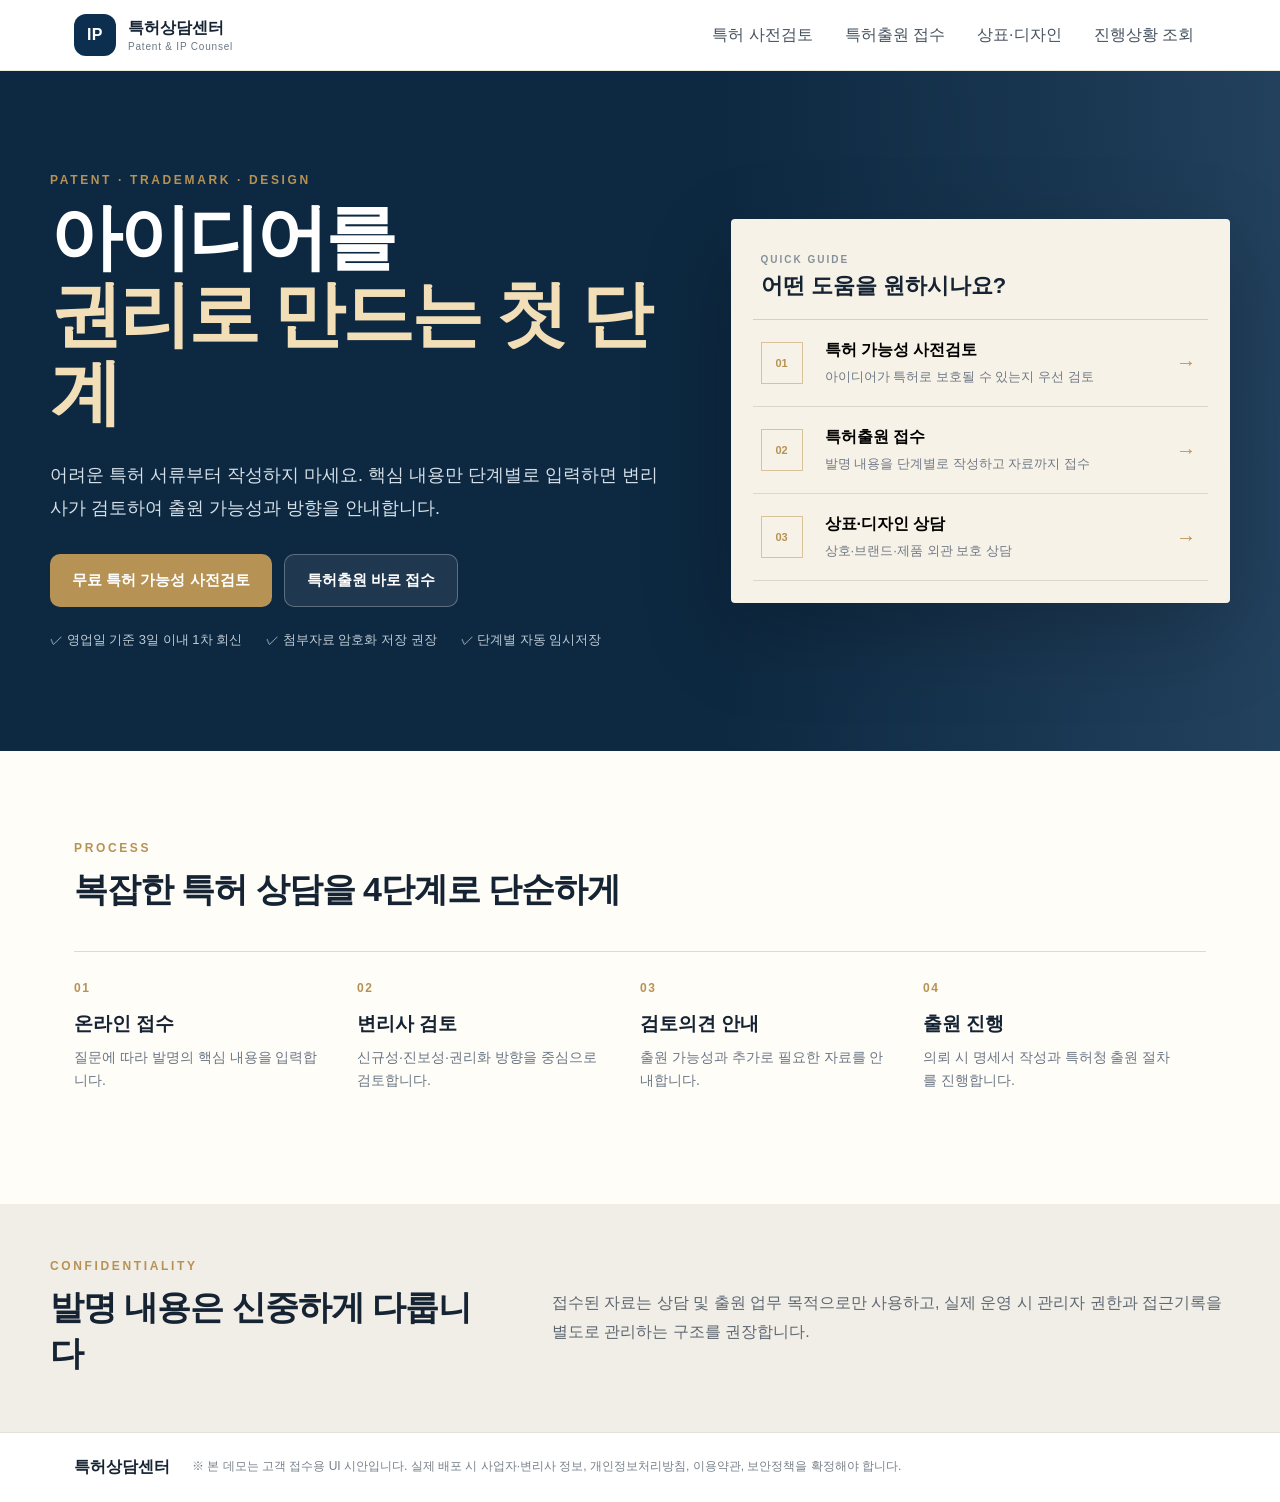
<file: index.html>
<!DOCTYPE html>
<html lang="ko">
<head>
  <meta charset="UTF-8" />
  <meta name="viewport" content="width=device-width, initial-scale=1.0" />
  <meta name="description" content="특허·실용신안·상표·디자인 상담 및 출원 접수 포털" />
  <title>IP 상담·출원 접수</title>
  <link rel="stylesheet" href="style.css" />
</head>
<body>
  <header class="site-header">
    <div class="header-inner">
      <a class="brand" href="#" data-go-home>
        <span class="brand-mark">IP</span>
        <span>
          <strong>특허상담센터</strong>
          <small>Patent & IP Counsel</small>
        </span>
      </a>

      <nav class="main-nav">
        <button type="button" data-service="precheck">특허 사전검토</button>
        <button type="button" data-service="filing">특허출원 접수</button>
        <button type="button" data-service="brand">상표·디자인</button>
        <button type="button" data-service="status">진행상황 조회</button>
      </nav>
    </div>
  </header>

  <main>
    <section id="homeView" class="home-view">
      <div class="hero">
        <div class="hero-copy">
          <p class="eyebrow">PATENT · TRADEMARK · DESIGN</p>
          <h1>아이디어를<br><span>권리로 만드는 첫 단계</span></h1>
          <p class="hero-text">
            어려운 특허 서류부터 작성하지 마세요. 핵심 내용만 단계별로 입력하면
            변리사가 검토하여 출원 가능성과 방향을 안내합니다.
          </p>

          <div class="hero-actions">
            <button class="btn primary large" type="button" data-start="precheck">
              무료 특허 가능성 사전검토
            </button>
            <button class="btn secondary large" type="button" data-start="filing">
              특허출원 바로 접수
            </button>
          </div>

          <div class="trust-row">
            <span>✓ 영업일 기준 3일 이내 1차 회신</span>
            <span>✓ 첨부자료 암호화 저장 권장</span>
            <span>✓ 단계별 자동 임시저장</span>
          </div>
        </div>

        <aside class="hero-panel">
          <div class="panel-head">
            <span class="mini-label">QUICK GUIDE</span>
            <strong>어떤 도움을 원하시나요?</strong>
          </div>

          <button class="service-card" type="button" data-start="precheck">
            <span class="service-icon">01</span>
            <span>
              <strong>특허 가능성 사전검토</strong>
              <small>아이디어가 특허로 보호될 수 있는지 우선 검토</small>
            </span>
            <b>→</b>
          </button>

          <button class="service-card" type="button" data-start="filing">
            <span class="service-icon">02</span>
            <span>
              <strong>특허출원 접수</strong>
              <small>발명 내용을 단계별로 작성하고 자료까지 접수</small>
            </span>
            <b>→</b>
          </button>

          <button class="service-card" type="button" data-start="brand">
            <span class="service-icon">03</span>
            <span>
              <strong>상표·디자인 상담</strong>
              <small>상호·브랜드·제품 외관 보호 상담</small>
            </span>
            <b>→</b>
          </button>
        </aside>
      </div>

      <section class="process-section">
        <div class="section-title">
          <p class="eyebrow">PROCESS</p>
          <h2>복잡한 특허 상담을 4단계로 단순하게</h2>
        </div>

        <div class="process-grid">
          <article>
            <span>01</span>
            <h3>온라인 접수</h3>
            <p>질문에 따라 발명의 핵심 내용을 입력합니다.</p>
          </article>
          <article>
            <span>02</span>
            <h3>변리사 검토</h3>
            <p>신규성·진보성·권리화 방향을 중심으로 검토합니다.</p>
          </article>
          <article>
            <span>03</span>
            <h3>검토의견 안내</h3>
            <p>출원 가능성과 추가로 필요한 자료를 안내합니다.</p>
          </article>
          <article>
            <span>04</span>
            <h3>출원 진행</h3>
            <p>의뢰 시 명세서 작성과 특허청 출원 절차를 진행합니다.</p>
          </article>
        </div>
      </section>

      <section class="notice-section">
        <div>
          <p class="eyebrow">CONFIDENTIALITY</p>
          <h2>발명 내용은 신중하게 다룹니다</h2>
        </div>
        <p>
          접수된 자료는 상담 및 출원 업무 목적으로만 사용하고,
          실제 운영 시 관리자 권한과 접근기록을 별도로 관리하는 구조를 권장합니다.
        </p>
      </section>
    </section>

    <section id="wizardView" class="wizard-view hidden">
      <div class="wizard-shell">
        <aside class="wizard-sidebar">
          <button class="back-home" type="button" data-go-home>← 처음으로</button>
          <p class="eyebrow">ONLINE INTAKE</p>
          <h2 id="wizardTitle">특허 가능성 사전검토</h2>
          <p id="wizardSubtitle">핵심 정보만 순서대로 입력해주세요.</p>

          <div class="sidebar-note">
            <strong>작성 팁</strong>
            <p>완벽한 특허 문장으로 쓰지 않아도 됩니다. 평소 설명하듯 적어주시면 됩니다.</p>
          </div>
        </aside>

        <div class="wizard-main">
          <div class="wizard-top">
            <div>
              <span id="stepLabel">STEP 01 / 11</span>
              <strong id="stepTitleTop">신청자 정보</strong>
            </div>
            <span id="saveState">임시저장됨</span>
          </div>

          <div class="progress-track">
            <div id="progressBar"></div>
          </div>

          <form id="intakeForm" novalidate>
            <section class="step active" data-step="0">
              <p class="sheet-label">STEP 01</p>
              <h3>신청자 정보</h3>
              <p class="step-desc">검토 결과를 안내받을 기본 정보를 입력해주세요.</p>

              <div class="field-grid two">
                <label class="field">
                  <span>성함 / 담당자명 *</span>
                  <input name="name" type="text" placeholder="예: 김발명" required />
                </label>
                <label class="field">
                  <span>회사명 · 소속</span>
                  <input name="company" type="text" placeholder="예: 주식회사 미래기술" />
                </label>
              </div>

              <div class="field-grid two contact-row">
                <label class="field phone-field">
                  <span>연락처 *</span>
                  <div class="phone-input-group">
                    <input id="phoneFirst" class="phone-first" type="text" inputmode="numeric" maxlength="4" value="010" placeholder="010" aria-label="연락처 첫 번째 번호" required />
                    <span class="phone-dash">-</span>
                    <input id="phoneMiddle" type="text" inputmode="numeric" maxlength="4" placeholder="1234" aria-label="연락처 가운데 번호" required />
                    <span class="phone-dash">-</span>
                    <input id="phoneLast" type="text" inputmode="numeric" maxlength="4" placeholder="5678" aria-label="연락처 마지막 번호" required />
                  </div>
                  <small class="field-help">휴대전화뿐 아니라 02, 031, 042 등 사무실 전화번호도 입력할 수 있습니다.</small>
                  <input id="phoneValue" name="phone" type="hidden" />
                </label>
                <label class="field email-field">
                  <span>이메일 *</span>
                  <div class="email-input-group">
                    <input id="emailLocal" type="text" autocomplete="email" placeholder="아이디" aria-label="이메일 아이디" required />
                    <span class="email-at">@</span>
                    <select id="emailDomain" aria-label="이메일 도메인">
                      <option value="naver.com">naver.com</option>
                      <option value="gmail.com">gmail.com</option>
                      <option value="daum.net">daum.net</option>
                      <option value="hanmail.net">hanmail.net</option>
                      <option value="kakao.com">kakao.com</option>
                      <option value="nate.com">nate.com</option>
                      <option value="direct">직접입력</option>
                    </select>
                    <input id="emailDomainDirect" class="hidden" type="text" placeholder="직접입력" aria-label="이메일 도메인 직접입력" />
                  </div>
                  <input id="emailValue" name="email" type="hidden" />
                </label>
              </div>
            </section>

            <section class="step" data-step="1">
              <p class="sheet-label">STEP 02</p>
              <h3>발명의 명칭</h3>
              <p class="step-desc">한 문장으로 부를 수 있는 이름이면 충분합니다.</p>
              <label class="field">
                <span>발명의 명칭 *</span>
                <input name="inventionTitle" type="text" placeholder="예: 매장 혼잡도를 자동 예측하는 고객 대기 안내 시스템" required />
              </label>
            </section>

            <section class="step" data-step="2">
              <p class="sheet-label">STEP 03</p>
              <h3>기술 분야</h3>
              <p class="step-desc">어떤 제품·서비스·기술에 관한 발명인지 알려주세요.</p>
              <label class="field">
                <span>기술 분야 *</span>
                <textarea name="technicalField" rows="6" placeholder="예: 음식점 주문·대기 관리, 매장 운영 자동화, AI 예측 시스템..." required></textarea>
              </label>
            </section>

            <section class="step" data-step="3">
              <p class="sheet-label">STEP 04</p>
              <h3>기존 방식과 불편함</h3>
              <p class="step-desc">기존에는 어떻게 처리했고, 무엇이 문제였나요?</p>
              <label class="field">
                <span>기존 방식의 문제점 *</span>
                <textarea name="existingProblem" rows="7" placeholder="예: 매장별로 수기로 대기 인원을 관리해 정확도가 낮고..." required></textarea>
              </label>
            </section>

            <section class="step" data-step="4">
              <p class="sheet-label">STEP 05</p>
              <h3>해결하고 싶은 과제</h3>
              <p class="step-desc">이 발명으로 정확히 무엇을 해결하려고 하나요?</p>
              <label class="field">
                <span>해결 과제 *</span>
                <textarea name="objective" rows="7" placeholder="예: 별도 수기 입력 없이 실시간으로 혼잡도를 계산하고..." required></textarea>
              </label>
            </section>

            <section class="step" data-step="5">
              <p class="sheet-label">STEP 06</p>
              <h3>핵심 구성 · 구현 방법</h3>
              <p class="step-desc">실제로 어떤 구성요소가 있고 어떻게 동작하는지 설명해주세요.</p>
              <label class="field">
                <span>구성 및 구현 방법 *</span>
                <textarea name="implementation" rows="8" placeholder="예: (1) 주문정보 수집부, (2) 시간대별 예측부, (3) 고객 안내부가 연결되어..." required></textarea>
              </label>
            </section>

            <section class="step" data-step="6">
              <p class="sheet-label">STEP 07 · 선택</p>
              <h3>도면 · 그림 설명</h3>
              <p class="step-desc">
                발명의 구조를 이해하는 데 도움이 되는 도면, 손그림, 화면 캡처, 제품·시제품 사진 또는 PDF 자료를 첨부할 수 있습니다.
              </p>
              <label class="field">
                <span>도면 설명</span>
                <textarea name="drawingDescription" rows="5" placeholder="예: 왼쪽은 주문 수집 화면, 오른쪽은 혼잡도 안내 화면..."></textarea>
              </label>
              <div class="upload-placeholder">
                <span>＋</span>
                <strong>도면 · 이미지 · PDF 첨부</strong>
                <small class="upload-main-help">첨부 가능: JPG · JPEG · PNG 이미지, PDF 문서 / 최대 3개 / 파일당 5MB 이하 권장</small>
                <div class="upload-help-box">
                  <p><b>첨부하면 좋은 자료</b> — 특허 도면, 손으로 그린 스케치, 제품·시제품 사진, 앱·웹 화면 캡처, 작동 설명 PDF 등</p>
                  <p><b>첨부하지 않는 파일</b> — 한글(HWP), Word, Excel, PowerPoint, CAD·3D 원본, ZIP 등 압축파일 및 파일당 5MB를 초과하는 자료</p>
                  <p class="upload-email-notice">용량을 초과하거나 위 형식 외의 자료는 <b><span id="supportEmailText">회사 상담 이메일 주소</span>로 별도 전송</b>해 주세요. 이메일 제목에는 신청자명과 발명의 명칭을 함께 적어주세요.</p>
                </div>
                <input id="fileInput" name="attachments" type="file" multiple accept=".png,.jpg,.jpeg,.pdf" />
                <button id="fileButton" class="btn soft" type="button">파일 선택</button>
                <div id="fileList"></div>
              </div>
            </section>

            <section class="step" data-step="7">
              <p class="sheet-label">STEP 08 · 선택</p>
              <h3>실험 결과 · 수치</h3>
              <p class="step-desc">테스트했거나 계산해 본 성능·효율 수치가 있다면 적어주세요.</p>
              <label class="field">
                <span>실험·성능 데이터</span>
                <textarea name="results" rows="7" placeholder="예: 평균 대기시간 예측오차가 기존 방식 대비 약 30% 감소..."></textarea>
              </label>
            </section>

            <section class="step" data-step="8">
              <p class="sheet-label">STEP 09</p>
              <h3>발명의 효과</h3>
              <p class="step-desc">이 발명 덕분에 무엇이 더 좋아지나요?</p>
              <label class="field">
                <span>기대 효과 *</span>
                <textarea name="effects" rows="7" placeholder="예: 고객 대기시간 감소, 매장 회전율 개선, 관리자 업무 감소..." required></textarea>
              </label>
            </section>

            <section class="step" data-step="9">
              <p class="sheet-label important">STEP 10 · 가장 중요</p>
              <h3>기존 기술과 가장 다른 점</h3>
              <p class="step-desc">특허 검토에서 매우 중요한 부분입니다. 차별점을 가능한 구체적으로 적어주세요.</p>
              <label class="field">
                <span>핵심 차별점 *</span>
                <textarea name="differentiation" rows="8" placeholder="예: 단순 대기번호 발급이 아니라, 주문량·시간대·조리시간을 함께 분석해..." required></textarea>
              </label>
            </section>

            <section class="step" data-step="10">
              <p class="sheet-label">STEP 11</p>
              <h3>공개 여부 · 제출 동의</h3>
              <p class="step-desc">발표·전시·판매·SNS 등으로 이미 공개한 적이 있는지 알려주세요.</p>

              <fieldset class="choice-field">
                <legend>공개한 적이 있습니까? *</legend>
                <label><input type="radio" name="disclosed" value="없음" required /> <span>없음</span></label>
                <label><input type="radio" name="disclosed" value="있음" required /> <span>있음</span></label>
              </fieldset>

              <label class="field">
                <span>공개 내용 또는 참고사항</span>
                <textarea name="disclosureNote" rows="4" placeholder="예: 2026년 8월 전시회에서 시제품을 공개함"></textarea>
              </label>

              <div class="consent-box">
                <label>
                  <input type="checkbox" name="privacyConsent" required />
                  <span>개인정보 수집·이용 및 상담업무 처리를 위한 자료 이용에 동의합니다. *</span>
                </label>
                <label>
                  <input type="checkbox" name="truthConsent" required />
                  <span>입력한 내용이 상담을 위한 기초자료로 활용됨을 확인합니다. *</span>
                </label>
              </div>
            </section>

            <section class="step review-step" data-step="11">
              <p class="sheet-label">REVIEW</p>
              <h3>접수내용 확인</h3>
              <p class="step-desc">제출 전에 작성한 내용을 확인해주세요.</p>
              <div id="reviewContent" class="review-content"></div>
            </section>

            <div class="wizard-actions">
              <button id="prevBtn" class="btn text" type="button">← 이전</button>
              <div class="action-right">
                <button id="saveBtn" class="btn soft" type="button">임시저장</button>
                <button id="nextBtn" class="btn primary" type="button">다음 →</button>
                <button id="submitBtn" class="btn primary hidden" type="submit">접수하기</button>
              </div>
            </div>
          </form>
        </div>
      </div>
    </section>

    <section id="successView" class="success-view hidden">
      <div class="success-card">
        <span class="success-icon">✓</span>
        <p class="eyebrow">SUBMISSION COMPLETE</p>
        <h2>접수가 완료되었습니다.</h2>
        <p>아래 접수번호를 보관해주세요. 실제 운영 버전에서는 이 번호로 진행상황을 조회하도록 연결할 수 있습니다.</p>
        <div class="receipt-no" id="receiptNo">IP-00000000</div>
        <button class="btn primary" type="button" data-go-home>처음 화면으로</button>
      </div>
    </section>
  </main>

  <footer class="site-footer">
    <div>
      <strong>특허상담센터</strong>
      <span>※ 본 데모는 고객 접수용 UI 시안입니다. 실제 배포 시 사업자·변리사 정보, 개인정보처리방침, 이용약관, 보안정책을 확정해야 합니다.</span>
    </div>
  </footer>

  <script src="script.js"></script>
</body>
</html>
</file>
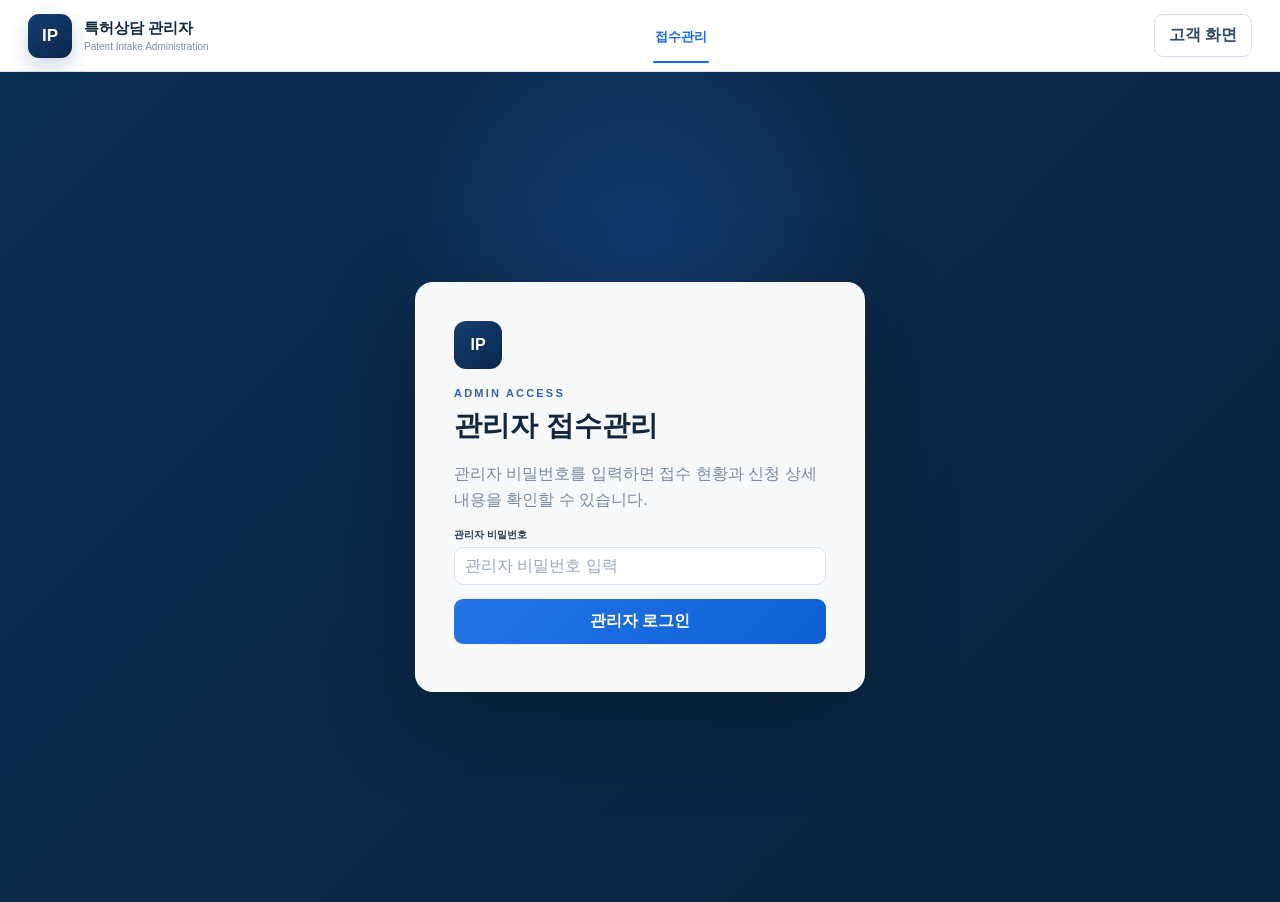
<file: admin.html>
<!DOCTYPE html>
<html lang="ko">
<head>
  <meta charset="UTF-8" />
  <meta name="viewport" content="width=device-width, initial-scale=1.0" />
  <meta name="robots" content="noindex,nofollow" />
  <title>특허상담 관리자</title>
  <link rel="stylesheet" href="admin.css" />
</head>
<body>
  <header class="topbar">
    <div class="topbar-inner">
      <div class="brand">
        <span class="brand-mark">IP</span>
        <div>
          <strong>특허상담 관리자</strong>
          <small>Patent Intake Administration</small>
        </div>
      </div>
      <nav class="admin-nav" aria-label="관리자 메뉴">
        <span class="nav-item active">접수관리</span>
      </nav>
      <div class="top-actions">
        <a href="index.html" class="link-btn">고객 화면</a>
        <button id="logoutBtn" class="ghost-btn hidden" type="button">로그아웃</button>
      </div>
    </div>
  </header>

  <main>
    <section id="loginView" class="login-view">
      <div class="login-card">
        <div class="login-icon">IP</div>
        <p class="eyebrow">ADMIN ACCESS</p>
        <h1>관리자 접수관리</h1>
        <p class="desc">관리자 비밀번호를 입력하면 접수 현황과 신청 상세내용을 확인할 수 있습니다.</p>
        <label class="field">
          <span>관리자 비밀번호</span>
          <input id="adminKeyInput" type="password" autocomplete="current-password" placeholder="관리자 비밀번호 입력" />
        </label>
        <button id="loginBtn" class="primary-btn full" type="button">관리자 로그인</button>
        <p id="loginMessage" class="message"></p>
      </div>
    </section>

    <section id="dashboardView" class="dashboard hidden">
      <section class="hero-panel">
        <div class="hero-copy">
          <p class="eyebrow">INTAKE DASHBOARD</p>
          <h1>특허상담 접수관리</h1>
          <p>접수 검색부터 상세내용 확인, 담당자·진행상태·메모 관리까지 한 화면에서 처리합니다.</p>
        </div>
        <div class="hero-side ops-side">
          <div class="ops-alert">
            <span class="ops-alert-icon">!</span>
            <div>
              <strong id="countUnassigned">0건</strong>
              <small>담당자 미지정</small>
            </div>
          </div>
          <div class="ops-alert stale">
            <span class="ops-alert-icon">D+</span>
            <div>
              <strong id="countStale">0건</strong>
              <small>7일 이상 미처리</small>
            </div>
          </div>
          <button id="refreshBtn" class="refresh-btn" type="button">↻ 새로고침</button>
        </div>
      </section>

      <section class="summary-grid">
        <article class="summary-card tone-blue"><div class="kpi-icon">▤</div><div><span>전체 접수</span><strong id="countAll">0</strong></div></article>
        <article class="summary-card tone-slate"><div class="kpi-icon">＋</div><div><span>신규접수</span><strong id="countNew">0</strong></div></article>
        <article class="summary-card tone-yellow"><div class="kpi-icon">◴</div><div><span>검토중</span><strong id="countReview">0</strong></div></article>
        <article class="summary-card tone-red"><div class="kpi-icon">!</div><div><span>추가자료 요청</span><strong id="countRequest">0</strong></div></article>
        <article class="summary-card tone-cyan"><div class="kpi-icon">⚙</div><div><span>출원진행</span><strong id="countFiling">0</strong></div></article>
        <article class="summary-card tone-green"><div class="kpi-icon">✓</div><div><span>출원완료</span><strong id="countDone">0</strong></div></article>
      </section>

      <section class="search-panel">
        <div class="search-panel-head">
          <div class="section-title">
            <span class="section-icon">⌕</span>
            <div><h2>상세 검색</h2><p>다양한 조건으로 접수 내역을 빠르게 찾을 수 있습니다.</p></div>
          </div>
          <button id="toggleSearchBtn" class="ghost-btn" type="button">검색조건 접기⌃</button>
        </div>
        <div id="advancedSearchBody">
          <div class="search-grid search-grid-4">
            <label class="field compact"><span>접수 시작일</span><input id="dateFrom" type="date" /></label>
            <label class="field compact"><span>접수 종료일</span><input id="dateTo" type="date" /></label>
            <label class="field compact"><span>서비스구분</span><select id="serviceFilter"><option value="">전체 서비스</option><option>특허 가능성 사전검토</option><option>특허출원 접수</option><option>상표·디자인 상담</option></select></label>
            <label class="field compact"><span>진행상태</span><select id="statusFilter"><option value="">전체 상태</option><option>신규접수</option><option>검토중</option><option>추가자료 요청</option><option>출원진행</option><option>출원완료</option></select></label>
          </div>
          <div class="search-grid search-grid-4">
            <label class="field compact"><span>담당자</span><select id="managerFilter"><option value="">전체 담당자</option></select></label>
            <label class="field compact"><span>신청자명</span><input id="nameFilter" type="text" placeholder="신청자명" /></label>
            <label class="field compact"><span>회사/소속</span><input id="companyFilter" type="text" placeholder="회사명 또는 소속" /></label>
            <label class="field compact">
              <span>연락처</span>
              <div class="phone-search-group">
                <input id="phoneFirstFilter" type="text" inputmode="numeric" maxlength="4" value="010" placeholder="010" />
                <span>-</span>
                <input id="phoneMiddleFilter" type="text" inputmode="numeric" maxlength="4" placeholder="1234" />
                <span>-</span>
                <input id="phoneLastFilter" type="text" inputmode="numeric" maxlength="4" placeholder="5678" />
              </div>
            </label>
          </div>
          <div class="search-grid search-grid-4">
            <label class="field compact"><span>이메일</span><input id="emailFilter" type="text" placeholder="이메일 일부" /></label>
            <label class="field compact"><span>발명의 명칭</span><input id="titleFilter" type="text" placeholder="발명 명칭" /></label>
            <label class="field compact"><span>기술 분야</span><input id="technicalFieldFilter" type="text" placeholder="예: 음식점 주문" /></label>
            <label class="field compact"><span>공개 여부</span><select id="disclosedFilter"><option value="">전체</option><option value="있음">있음</option><option value="없음">없음</option></select></label>
          </div>
          <div class="search-grid search-grid-bottom">
            <label class="field compact keyword-field"><span>통합 키워드</span><input id="keywordFilter" type="search" placeholder="접수번호 · 신청자 · 회사 · 발명명칭 · 기술분야 · 문제점 · 해결과제 · 핵심차별점 · 메모까지 검색" /></label>
            <label class="field compact sort-field"><span>정렬</span><select id="sortSelect"><option value="newest">최신 접수순</option><option value="oldest">오래된 접수순</option><option value="updated">최근 수정순</option><option value="name">신청자 가나다순</option></select></label>
            <div class="search-buttons"><button id="resetSearchBtn" class="reset-btn" type="button">↻ 초기화</button><button id="searchBtn" class="search-btn" type="button">⌕ 검색하기</button></div>
          </div>
        </div>
      </section>

      <section class="panel">
        <div class="panel-toolbar">
          <div class="section-title compact-title">
            <span class="section-icon small">☷</span>
            <div><h2>검색 결과</h2><p><strong id="listCount">0건</strong> <span id="activeFilterText">전체 접수건을 표시합니다.</span></p></div>
          </div>
          <div class="toolbar-actions"><button id="clearQuickBtn" class="ghost-btn" type="button">검색조건 초기화</button></div>
        </div>
        <div class="table-wrap">
          <table>
            <thead><tr><th>접수번호</th><th>접수일</th><th>신청자</th><th>회사/소속</th><th>발명의 명칭</th><th>진행상태</th><th>담당자</th><th>관리</th></tr></thead>
            <tbody id="applicationTableBody"><tr><td colspan="8" class="empty">접수 내역을 불러오는 중입니다.</td></tr></tbody>
          </table>
        </div>
      </section>
    </section>
  </main>
  <div id="detailModal" class="modal hidden">
    <div class="modal-backdrop"></div>

    <div class="modal-card" role="dialog" aria-modal="true" aria-labelledby="detailReceiptNo">
      <header class="modal-head">
        <div>
          <p class="eyebrow">APPLICATION DETAIL</p>
          <div class="modal-title-row">
            <h2 id="detailReceiptNo">접수 상세</h2>
            <span id="detailStatusBadge" class="status-badge">신규접수</span>
          </div>
        </div>
        <button id="modalCloseBtn" class="modal-close" type="button" aria-label="닫기">×</button>
      </header>

      <div class="modal-layout">
        <div class="modal-content">
          <section class="detail-section compact-section">
            <div class="section-heading">
              <h3>신청 기본정보</h3>
              <span>Applicant</span>
            </div>
            <div id="basicDetail" class="detail-grid basic-grid"></div>
          </section>

          <section class="detail-section">
            <div class="section-heading">
              <h3>발명 내용</h3>
              <span>Invention</span>
            </div>
            <div id="inventionDetail" class="invention-grid"></div>
          </section>

          <section class="detail-section">
            <div class="section-heading">
              <h3>진행이력</h3>
              <span>History</span>
            </div>
            <div id="historyList" class="history-list"></div>
          </section>
        </div>

        <aside class="admin-side">
          <div class="admin-card">
            <div class="admin-card-head">
              <div>
                <p class="eyebrow">MANAGEMENT</p>
                <h3>관리자 처리</h3>
              </div>
              <span class="admin-note">저장 시 진행이력 자동 기록</span>
            </div>

            <label class="field">
              <span>진행상태</span>
              <select id="editStatus">
                <option>신규접수</option>
                <option>검토중</option>
                <option>추가자료 요청</option>
                <option>출원진행</option>
                <option>출원완료</option>
              </select>
            </label>

            <label class="field">
              <span>담당자</span>
              <select id="editManagerSelect">
                <option value="">미지정</option>
                <option value="__custom__">직접 입력...</option>
              </select>
            </label>

            <label id="customManagerField" class="field compact-field hidden">
              <span>담당자 직접 입력</span>
              <input id="editManagerCustom" type="text" placeholder="예: 김변리사" />
            </label>

            <label class="field">
              <span>관리자 메모</span>
              <textarea id="editMemo" rows="8" placeholder="상담 메모, 추가자료 요청사항, 내부 검토 내용을 입력"></textarea>
            </label>

            <button id="saveDetailBtn" class="primary-btn full" type="button">변경사항 저장</button>
            <p id="saveDetailMessage" class="save-message"></p>
          </div>
        </aside>
      </div>
    </div>
  </div>


  <script src="admin.js"></script>
</body>
</html>
</file>
<file: style.css>
:root {
  --navy: #0d2f4f;
  --navy-deep: #08243d;
  --ivory: #f7f2e7;
  --paper: #fffdf8;
  --gold: #b79255;
  --gold-soft: #d8c39a;
  --ink: #152333;
  --muted: #6b7785;
  --line: #d9d4c9;
  --white: #ffffff;
  --danger: #a94534;
  --shadow: 0 24px 70px rgba(4, 22, 39, .16);
}

* { box-sizing: border-box; }
html { scroll-behavior: smooth; }
body {
  margin: 0;
  font-family: "Pretendard", "Noto Sans KR", "Apple SD Gothic Neo", Arial, sans-serif;
  color: var(--ink);
  background: var(--paper);
}
button, input, textarea { font: inherit; }
button { cursor: pointer; }
.hidden { display: none !important; }

.site-header {
  position: sticky;
  top: 0;
  z-index: 50;
  background: rgba(255,255,255,.94);
  backdrop-filter: blur(12px);
  border-bottom: 1px solid #ece9e1;
}
.header-inner {
  max-width: 1180px;
  margin: 0 auto;
  padding: 14px 24px;
  display: flex;
  align-items: center;
  justify-content: space-between;
  gap: 24px;
}
.brand {
  display: flex;
  align-items: center;
  gap: 12px;
  text-decoration: none;
  color: var(--ink);
}
.brand-mark {
  width: 42px;
  height: 42px;
  display: grid;
  place-items: center;
  border-radius: 12px;
  color: #fff;
  background: var(--navy);
  font-weight: 900;
  letter-spacing: .02em;
}
.brand strong { display: block; font-size: 16px; }
.brand small { display: block; color: var(--muted); margin-top: 2px; font-size: 10px; letter-spacing: .08em; }
.main-nav { display: flex; gap: 8px; }
.main-nav button {
  border: 0;
  background: transparent;
  color: #465260;
  padding: 10px 12px;
  border-radius: 9px;
}
.main-nav button:hover { background: #f2f3f4; color: var(--navy); }

.hero {
  min-height: 680px;
  background:
    linear-gradient(90deg, rgba(8,36,61,.98) 0 56%, rgba(13,47,79,.91)),
    radial-gradient(circle at 80% 20%, rgba(183,146,85,.28), transparent 30%);
  color: #fff;
  display: grid;
  grid-template-columns: 1.1fr .9fr;
  gap: 70px;
  align-items: center;
  padding: 80px max(24px, calc((100vw - 1180px)/2));
}
.eyebrow {
  margin: 0 0 12px;
  font-size: 12px;
  font-weight: 800;
  letter-spacing: .22em;
  color: var(--gold);
}
.hero h1 {
  margin: 0;
  font-size: clamp(44px, 5.6vw, 76px);
  line-height: 1.08;
  letter-spacing: -.045em;
}
.hero h1 span { color: #f2dfb7; }
.hero-text {
  max-width: 690px;
  margin: 28px 0 30px;
  color: #d6e0e8;
  font-size: 18px;
  line-height: 1.8;
}
.hero-actions { display: flex; flex-wrap: wrap; gap: 12px; }
.btn {
  border: 0;
  border-radius: 10px;
  padding: 13px 20px;
  font-weight: 800;
  transition: .18s ease;
}
.btn:hover { transform: translateY(-1px); }
.btn.large { padding: 16px 22px; font-size: 15px; }
.btn.primary { background: var(--gold); color: #fff; }
.btn.primary:hover { background: #9f7b42; }
.btn.secondary { background: rgba(255,255,255,.08); border: 1px solid rgba(255,255,255,.28); color: #fff; }
.btn.secondary:hover { background: rgba(255,255,255,.14); }
.btn.soft { background: #eef1f3; color: #263747; }
.btn.text { background: transparent; color: #5f6e7c; padding-left: 0; }
.trust-row {
  margin-top: 24px;
  display: flex;
  flex-wrap: wrap;
  gap: 14px 24px;
  color: #bfcbd5;
  font-size: 13px;
}

.hero-panel {
  background: var(--ivory);
  color: var(--ink);
  padding: 22px;
  box-shadow: 0 30px 90px rgba(0,0,0,.22);
  border-radius: 4px;
}
.panel-head { padding: 8px 8px 18px; border-bottom: 1px solid #d6d0c3; }
.panel-head strong { display: block; margin-top: 4px; font-size: 22px; }
.mini-label { font-size: 10px; letter-spacing: .2em; color: #87909a; font-weight: 800; }
.service-card {
  width: 100%;
  border: 0;
  border-bottom: 1px solid #ddd6c9;
  background: transparent;
  display: grid;
  grid-template-columns: 52px 1fr 24px;
  gap: 12px;
  align-items: center;
  text-align: left;
  padding: 20px 8px;
}
.service-card:hover { background: rgba(255,255,255,.45); }
.service-icon {
  width: 42px; height: 42px;
  border: 1px solid var(--gold-soft);
  color: var(--gold);
  display: grid; place-items: center;
  font-size: 11px; font-weight: 900;
}
.service-card strong { display: block; margin-bottom: 6px; }
.service-card small { color: #707987; line-height: 1.45; }
.service-card b { color: var(--gold); font-size: 20px; }

.process-section {
  max-width: 1180px;
  margin: 0 auto;
  padding: 90px 24px;
}
.section-title h2, .notice-section h2 { margin: 0; font-size: 34px; letter-spacing: -.03em; }
.process-grid {
  margin-top: 38px;
  display: grid;
  grid-template-columns: repeat(4, 1fr);
  border-top: 1px solid #dedbd4;
}
.process-grid article { padding: 26px 26px 22px 0; }
.process-grid span { color: var(--gold); font-size: 12px; font-weight: 900; letter-spacing: .14em; }
.process-grid h3 { margin: 15px 0 9px; font-size: 19px; }
.process-grid p { margin: 0; color: var(--muted); line-height: 1.65; font-size: 14px; }

.notice-section {
  background: #f1eee7;
  padding: 55px max(24px, calc((100vw - 1180px)/2));
  display: grid;
  grid-template-columns: .8fr 1.2fr;
  gap: 50px;
  align-items: center;
}
.notice-section > p { margin: 0; color: #5e6872; line-height: 1.8; }

.wizard-view { min-height: calc(100vh - 74px); background: var(--navy-deep); }
.wizard-shell {
  max-width: 1180px;
  margin: 0 auto;
  padding: 48px 24px 80px;
  display: grid;
  grid-template-columns: 300px 1fr;
  gap: 36px;
}
.wizard-sidebar { color: #fff; padding-top: 8px; }
.back-home { border: 0; background: none; color: #b9c6d0; padding: 0 0 32px; }
.wizard-sidebar h2 { font-size: 30px; margin: 4px 0 10px; }
.wizard-sidebar > p:not(.eyebrow) { color: #b7c4ce; line-height: 1.65; }
.sidebar-note {
  margin-top: 38px;
  padding: 18px;
  border: 1px solid rgba(255,255,255,.12);
  background: rgba(255,255,255,.04);
}
.sidebar-note strong { color: #f2dfb7; }
.sidebar-note p { color: #b7c4ce; font-size: 13px; line-height: 1.65; margin-bottom: 0; }

.wizard-main {
  background: var(--ivory);
  box-shadow: var(--shadow);
  min-height: 620px;
}
.wizard-top {
  padding: 20px 28px;
  display: flex;
  align-items: center;
  justify-content: space-between;
  border-bottom: 1px solid #ddd7cc;
}
.wizard-top span { font-size: 11px; letter-spacing: .08em; color: #75808a; }
.wizard-top strong { display: block; margin-top: 4px; }
#saveState { color: #8a7a5a; }
.progress-track { height: 3px; background: #ded9ce; }
#progressBar { height: 100%; width: 8.333%; background: var(--gold); transition: width .25s ease; }

#intakeForm { padding: 0; }
.step { display: none; padding: 42px 34px 26px; min-height: 470px; }
.step.active { display: block; }
.sheet-label { margin: 0 0 10px; color: #8c9298; font-size: 11px; letter-spacing: .18em; font-weight: 900; }
.sheet-label.important { color: var(--danger); }
.step h3 { margin: 0; font-size: 30px; letter-spacing: -.035em; }
.step-desc { color: #7a838d; margin: 10px 0 34px; line-height: 1.65; }

.field-grid { display: grid; gap: 22px; margin-bottom: 22px; }
.field-grid.two { grid-template-columns: 1fr 1fr; }
.field { display: block; margin-bottom: 22px; }
.field > span { display: block; font-size: 13px; font-weight: 750; margin-bottom: 8px; color: #4c5864; }
input[type="text"], input[type="tel"], input[type="email"], textarea {
  width: 100%;
  border: 0;
  border-bottom: 1px solid #cfc8bc;
  background: transparent;
  padding: 13px 2px;
  outline: 0;
  color: var(--ink);
}
textarea { resize: vertical; line-height: 1.7; }
input:focus, textarea:focus { border-bottom-color: var(--gold); }
::placeholder { color: #a0a7ae; }

.upload-placeholder {
  border: 1px dashed #b9b4a9;
  padding: 22px;
  text-align: center;
}
.upload-placeholder > span { font-size: 28px; color: var(--gold); }
.upload-placeholder strong, .upload-placeholder small { display: block; }
.upload-placeholder small { color: var(--muted); margin: 8px 0 14px; }
#fileInput { display: none; }
#fileList { margin-top: 12px; color: #596672; font-size: 12px; }

.choice-field { border: 0; padding: 0; margin: 0 0 28px; }
.choice-field legend { font-size: 13px; font-weight: 800; margin-bottom: 12px; }
.choice-field label { display: inline-block; margin-right: 10px; }
.choice-field label span {
  display: inline-block;
  border: 1px solid #cfc8bc;
  background: #fffaf0;
  padding: 10px 18px;
  border-radius: 8px;
}
.choice-field input { position: absolute; opacity: 0; }
.choice-field input:checked + span {
  border-color: var(--gold);
  background: #efe3cb;
  color: #5d4525;
}

.consent-box {
  border-top: 1px solid #d8d2c7;
  padding-top: 20px;
  display: grid;
  gap: 12px;
}
.consent-box label { display: flex; gap: 10px; font-size: 13px; color: #52606c; line-height: 1.55; }

.review-content { display: grid; gap: 12px; }
.review-item {
  display: grid;
  grid-template-columns: 170px 1fr;
  gap: 18px;
  border-bottom: 1px solid #ddd7cc;
  padding: 11px 0;
}
.review-item strong { font-size: 13px; color: #6f7881; }
.review-item span { white-space: pre-wrap; line-height: 1.55; }

.wizard-actions {
  padding: 18px 34px 26px;
  border-top: 1px solid #ddd7cc;
  display: flex;
  justify-content: space-between;
  gap: 16px;
}
.action-right { display: flex; gap: 10px; }

.success-view {
  min-height: 650px;
  display: grid;
  place-items: center;
  padding: 50px 24px;
  background: var(--navy-deep);
}
.success-card {
  max-width: 620px;
  width: 100%;
  background: var(--ivory);
  padding: 54px;
  text-align: center;
  box-shadow: var(--shadow);
}
.success-icon {
  width: 62px; height: 62px;
  margin: 0 auto 20px;
  border: 1px solid var(--gold);
  color: var(--gold);
  display: grid; place-items: center;
  border-radius: 50%;
  font-size: 28px;
}
.success-card h2 { font-size: 32px; margin: 8px 0 12px; }
.success-card > p { color: var(--muted); line-height: 1.7; }
.receipt-no {
  margin: 24px 0 28px;
  background: #ece6d8;
  color: var(--navy);
  font-weight: 900;
  letter-spacing: .08em;
  padding: 16px;
}

.site-footer {
  border-top: 1px solid #e4e1d9;
  background: #fff;
}
.site-footer > div {
  max-width: 1180px;
  margin: 0 auto;
  padding: 24px;
  display: flex;
  gap: 22px;
  align-items: flex-start;
}
.site-footer strong { white-space: nowrap; }
.site-footer span { color: #77808a; font-size: 12px; line-height: 1.6; }

@media (max-width: 900px) {
  .main-nav { display: none; }
  .hero { grid-template-columns: 1fr; gap: 42px; padding-top: 60px; }
  .hero-panel { max-width: 650px; }
  .process-grid { grid-template-columns: 1fr 1fr; }
  .notice-section { grid-template-columns: 1fr; }
  .wizard-shell { grid-template-columns: 1fr; }
  .wizard-sidebar { padding: 0 4px; }
  .sidebar-note { display: none; }
}
@media (max-width: 640px) {
  .header-inner { padding: 12px 16px; }
  .hero { padding: 46px 18px 56px; }
  .hero h1 { font-size: 43px; }
  .hero-text { font-size: 16px; }
  .hero-actions .btn { width: 100%; }
  .process-section { padding: 60px 18px; }
  .process-grid { grid-template-columns: 1fr; }
  .notice-section { padding: 44px 18px; }
  .wizard-shell { padding: 30px 12px 60px; }
  .wizard-main { width: 100%; }
  .wizard-top { padding: 18px 20px; }
  .step { padding: 30px 20px 20px; min-height: 430px; }
  .step h3 { font-size: 25px; }
  .field-grid.two { grid-template-columns: 1fr; gap: 0; }
  .wizard-actions { padding: 16px 20px 22px; flex-direction: column; }
  .action-right { width: 100%; }
  .action-right .btn { flex: 1; }
  .review-item { grid-template-columns: 1fr; gap: 5px; }
  .site-footer > div { flex-direction: column; }
}

/* V4 연락처/이메일 분리 입력 */
.phone-input-group,.email-input-group{display:flex;align-items:center;gap:9px;width:100%}
.phone-dash,.email-at{flex:0 0 auto;font-weight:800;color:#7c8790}
.phone-input-group input{min-width:0;text-align:center}
.phone-input-group .phone-first{flex:0 0 72px}
.field-help{display:block;margin-top:7px;color:#8a9298;font-size:10px;line-height:1.45}
.email-input-group input,.email-input-group select{min-width:0}
.email-input-group #emailLocal{flex:1.05}
.email-input-group #emailDomain{flex:1}
.email-input-group #emailDomainDirect{flex:1}
@media(max-width:640px){.email-input-group{flex-wrap:wrap}.email-input-group #emailLocal{flex:1 1 42%}.email-input-group #emailDomain,.email-input-group #emailDomainDirect{flex:1 1 42%}}


/* Contact & attachment usability V5.1 */
.email-input-group #emailLocal{flex:1 1 44%}
.email-input-group #emailDomain{flex:1 1 44%;min-width:150px}
.email-input-group #emailDomainDirect{flex:1 1 44%;min-width:150px}

.upload-main-help{
  max-width:560px;
  margin:8px auto 12px !important;
  line-height:1.55;
}
.upload-help-box{
  max-width:590px;
  margin:0 auto 16px;
  padding:12px 14px;
  text-align:left;
  border:1px solid #ded5c5;
  background:#fbf7ee;
  border-radius:8px;
}
.upload-help-box p{
  margin:0 0 7px;
  color:#65707c;
  font-size:11px;
  line-height:1.55;
}
.upload-help-box p:last-child{margin-bottom:0}
.upload-help-box b{color:#24374a}
.upload-email-notice{
  padding-top:8px;
  border-top:1px dashed #d7cdbd;
  color:#7a5b2b !important;
}

@media(max-width:640px){
  .email-input-group #emailLocal,
  .email-input-group #emailDomain,
  .email-input-group #emailDomainDirect{
    flex:1 1 100%;
    min-width:0;
  }
}

.file-error{color:#a94534!important;font-weight:700}


/* V9 contact & upload */
.phone-group .phone-first{
  font-weight:800;
  color:#173a5f;
}

.email-input-group{
  display:grid !important;
  grid-template-columns:minmax(0,1fr) auto minmax(180px,1fr);
  gap:10px;
  align-items:center;
}
.email-input-group #emailLocal,
.email-input-group #emailDomain,
.email-input-group #emailDomainDirect{
  width:100%;
  min-width:0;
}
.email-input-group .email-at{
  padding:0 2px;
  text-align:center;
}

.upload-placeholder{
  padding:22px 24px !important;
}
.upload-help-box{
  max-width:620px;
}
.upload-extra-notice{
  margin-top:14px;
}
#fileList{
  margin-top:10px;
  line-height:1.55;
}

@media(max-width:680px){
  .email-input-group{
    grid-template-columns:1fr;
  }
  .email-input-group .email-at{
    display:none;
  }
}


/* V10 final contact layout fixes */
.field-grid.two.contact-row{
  grid-template-columns:minmax(0,.90fr) minmax(0,1.10fr);
  column-gap:28px;
}
.phone-input-group .phone-first{
  flex:0 0 72px !important;
  background:#fffdf8;
  font-weight:900;
}
.email-input-group{
  display:grid !important;
  grid-template-columns:minmax(110px,.88fr) 24px minmax(190px,1.35fr) !important;
  gap:8px !important;
  width:100%;
}
.email-input-group #emailLocal,
.email-input-group #emailDomain,
.email-input-group #emailDomainDirect{
  width:100% !important;
  min-width:0 !important;
  height:42px;
}
.email-input-group #emailDomain{
  font-size:13px;
  padding-left:12px;
  padding-right:30px;
}
.email-input-group .email-at{
  display:grid;
  place-items:center;
  width:24px;
}
@media(max-width:760px){
  .field-grid.two.contact-row{grid-template-columns:1fr;}
}
@media(max-width:640px){
  .email-input-group{grid-template-columns:1fr !important;}
  .email-input-group .email-at{display:none;}
}


/* ===== V11 CONTACT LAYOUT FINAL ===== */
.field-grid.two.contact-row{
  grid-template-columns:minmax(0,.88fr) minmax(0,1.12fr) !important;
  column-gap:32px !important;
}

.phone-input-group,
.phone-group{
  display:grid !important;
  grid-template-columns:72px 14px minmax(82px,1fr) 14px minmax(82px,1fr) !important;
  gap:6px !important;
  align-items:center;
  width:100%;
}

.phone-input-group input,
.phone-group input{
  width:100% !important;
  min-width:0 !important;
  text-align:center;
  height:42px;
}

#phoneFirst{
  background:#fffaf0 !important;
  color:#163b63 !important;
  font-weight:900 !important;
}

.email-input-group{
  display:grid !important;
  grid-template-columns:minmax(120px,.82fr) 26px minmax(230px,1.55fr) !important;
  gap:8px !important;
  align-items:center !important;
  width:100% !important;
}

.email-input-group #emailLocal,
.email-input-group #emailDomain,
.email-input-group #emailDomainDirect{
  width:100% !important;
  min-width:0 !important;
  height:42px !important;
}

.email-input-group #emailDomain{
  font-size:14px !important;
  padding-left:14px !important;
  padding-right:34px !important;
}

.email-input-group .email-at{
  display:grid !important;
  place-items:center !important;
  width:26px !important;
  font-size:18px !important;
  font-weight:800;
  color:#6e7882;
}

@media(max-width:760px){
  .field-grid.two.contact-row{
    grid-template-columns:1fr !important;
  }
}
@media(max-width:640px){
  .email-input-group{
    grid-template-columns:1fr !important;
  }
  .email-input-group .email-at{
    display:none !important;
  }
}
</file>
<file: admin.css>
/* 특허상담 관리자 디자인 V6 */
:root{--navy:#0c2f55;--blue:#1769e0;--ink:#12263d;--muted:#718096;--line:#dce6f2;--bg:#f6f9fd;--white:#fff;--shadow:0 14px 34px rgba(30,74,125,.08);--shadow-lg:0 28px 70px rgba(7,27,45,.20)}
*{box-sizing:border-box}html,body{margin:0}
body{font-family:"Pretendard","Noto Sans KR","Apple SD Gothic Neo",Arial,sans-serif;background:radial-gradient(circle at 50% 0%,rgba(102,169,255,.12),transparent 28%),linear-gradient(180deg,#f8fbff,#f5f8fc);color:var(--ink)}
button,input,select,textarea{font:inherit}button{cursor:pointer}.hidden{display:none!important}
.topbar{position:sticky;top:0;z-index:40;background:rgba(255,255,255,.96);backdrop-filter:blur(14px);border-bottom:1px solid var(--line)}
.topbar-inner{max-width:1480px;margin:0 auto;padding:12px 28px;min-height:70px;display:grid;grid-template-columns:auto 1fr auto;align-items:center;gap:28px}
.brand{display:flex;align-items:center;gap:12px}.brand-mark{width:44px;height:44px;border-radius:11px;background:linear-gradient(145deg,#153f70,#08264b);color:#fff;display:grid;place-items:center;font-size:17px;font-weight:900;box-shadow:0 8px 20px rgba(12,47,85,.20)}
.brand strong{display:block;font-size:15px}.brand small{display:block;margin-top:3px;color:#7d8da3;font-size:10px}
.admin-nav{display:flex;justify-content:center}.nav-item{position:relative;padding:24px 20px 21px;color:#52657d;font-size:13px;font-weight:800}.nav-item.active{color:var(--blue)}.nav-item.active::after{content:"";position:absolute;left:18px;right:18px;bottom:0;height:2px;border-radius:999px;background:var(--blue)}
.top-actions{display:flex;gap:8px}.link-btn,.ghost-btn{border:1px solid #d6e0ec;background:#fff;color:#344b65;padding:10px 14px;border-radius:9px;text-decoration:none;font-weight:700}.link-btn:hover,.ghost-btn:hover{border-color:#a9c4ea;background:#f7fbff}
.dashboard{max-width:1480px;margin:0 auto;padding:30px 28px 72px}
.hero-panel{display:flex;justify-content:space-between;align-items:center;gap:34px;min-height:140px;margin-bottom:18px;padding:22px 4px 6px}
.eyebrow{margin:0 0 8px;color:#3164a8;font-size:11px;font-weight:900;letter-spacing:.20em}
.hero-copy h1{margin:0;font-size:38px;line-height:1.15;letter-spacing:-.045em;color:#102d50}.hero-copy>p:last-child{margin:12px 0 0;color:#63758d;font-size:15px}
.hero-side{display:flex;align-items:center;gap:12px}.hero-message{max-width:280px;display:flex;align-items:flex-start;gap:10px;color:#315789;font-size:13px;line-height:1.6}.hero-message p{margin:0}.hero-message-icon{width:32px;height:32px;border-radius:50%;display:grid;place-items:center;flex:0 0 auto;background:#e7f1ff;color:#2270de}
.date-card{min-width:230px;padding:14px 17px;display:flex;align-items:center;gap:12px;border:1px solid #ccddf3;border-radius:13px;background:rgba(255,255,255,.9);box-shadow:var(--shadow)}.date-icon{width:38px;height:38px;border-radius:10px;display:grid;place-items:center;background:#e8f2ff;color:#1769e0;font-weight:900}.date-card strong{display:block;font-size:14px}.date-card span{display:block;margin-top:4px;color:#8a99ac;font-size:11px}
.refresh-btn{border:1px solid #c9d9ed;background:#fff;color:#395b81;border-radius:11px;padding:12px 14px;font-weight:800}
.summary-grid{display:grid;grid-template-columns:repeat(6,1fr);gap:12px;margin:14px 0 20px}.summary-card{min-height:96px;display:flex;align-items:center;gap:14px;padding:18px;border-radius:14px;border:1px solid var(--line);background:#fff;box-shadow:0 8px 20px rgba(26,65,111,.05);transition:.18s}.summary-card:hover{transform:translateY(-2px);box-shadow:0 12px 26px rgba(26,65,111,.09)}.summary-card span{display:block;color:#5b6f88;font-size:12px;font-weight:800}.summary-card strong{display:block;margin-top:4px;color:#102d50;font-size:25px}.kpi-icon{width:43px;height:43px;border-radius:13px;display:grid;place-items:center;font-size:20px;font-weight:900}
.tone-blue{background:linear-gradient(135deg,#f7f9ff,#eef3ff)}.tone-blue .kpi-icon{background:#e7efff;color:#1769e0}.tone-slate{background:linear-gradient(135deg,#fff,#f5f7fa)}.tone-slate .kpi-icon{background:#edf1f6;color:#6c7e94}.tone-yellow{background:linear-gradient(135deg,#fffdf7,#fff5d9)}.tone-yellow .kpi-icon{background:#fff1c8;color:#b87a00}.tone-red{background:linear-gradient(135deg,#fffafa,#fff0f2)}.tone-red .kpi-icon{background:#ffe1e6;color:#c24b5a}.tone-cyan{background:linear-gradient(135deg,#f9fdff,#eaf7ff)}.tone-cyan .kpi-icon{background:#dff2ff;color:#1475c9}.tone-green{background:linear-gradient(135deg,#fbfffd,#e9f8f1)}.tone-green .kpi-icon{background:#dcf5e9;color:#1f9d6a}
.field{display:block;margin:14px 0}.field.compact{margin:0}.field span{display:block;margin-bottom:7px;font-size:11px;font-weight:900;color:#233b57}
input,select,textarea{width:100%;border:1px solid #d7e2ef;background:#fff;border-radius:9px;padding:10px 11px;outline:none;color:#23364d}input::placeholder,textarea::placeholder{color:#9aa9bb}input:focus,select:focus,textarea:focus{border-color:#6ea5f0;box-shadow:0 0 0 3px rgba(23,105,224,.09)}textarea{resize:vertical;line-height:1.5}
.primary-btn{border:0;background:linear-gradient(135deg,#2474e8,#0d61d4);color:#fff;padding:12px 18px;border-radius:9px;font-weight:900}.primary-btn.full{width:100%}
.search-panel,.panel{background:#fff;border:1px solid #d8e4f2;border-radius:14px;box-shadow:var(--shadow);overflow:hidden}.search-panel{margin-bottom:16px}
.search-panel-head,.panel-toolbar{padding:16px 18px;display:flex;justify-content:space-between;align-items:center;gap:18px;border-bottom:1px solid #e8eef6;background:linear-gradient(180deg,#fff,#fbfdff)}
.section-title{display:flex;align-items:center;gap:12px}.section-title h2{margin:0;font-size:18px}.section-title p{margin:3px 0 0;color:#7f8fa3;font-size:11px}.section-icon{width:34px;height:34px;border-radius:50%;display:grid;place-items:center;background:#eaf2ff;color:#1769e0;font-size:20px;font-weight:900}.section-icon.small{width:30px;height:30px;font-size:17px}.compact-title p strong{color:#0d3767;font-size:14px;margin-right:5px}
#advancedSearchBody{padding:15px 18px 18px}.search-grid{display:grid;gap:12px;margin-top:11px}.search-grid:first-child{margin-top:0}.search-grid-4{grid-template-columns:repeat(4,minmax(0,1fr))}.search-grid-bottom{grid-template-columns:minmax(0,1fr) 190px auto;align-items:end}
.phone-search-group{display:grid;grid-template-columns:minmax(0,1fr) auto minmax(0,1fr) auto minmax(0,1fr);align-items:center;gap:7px}.phone-search-group span{margin:0;color:#60738b;text-align:center}.phone-search-group input{text-align:center;min-width:0}
.search-buttons{display:flex;gap:8px}.reset-btn,.search-btn{border-radius:9px;padding:10px 15px;font-weight:900;white-space:nowrap}.reset-btn{background:#fff;border:1px solid #d4e0ee;color:#425d7c}.search-btn{min-width:110px;background:linear-gradient(135deg,#2474e8,#0f61d2);border:1px solid #0f61d2;color:#fff;box-shadow:0 8px 18px rgba(23,105,224,.18)}
.panel-toolbar{padding:13px 18px}.table-wrap{overflow:auto}table{width:100%;border-collapse:collapse;min-width:980px}th,td{padding:13px 12px;border-bottom:1px solid #edf2f7;text-align:left;font-size:12px;white-space:nowrap}th{background:#f7faff;color:#61748c;font-size:10px;font-weight:900}tbody tr{cursor:pointer;transition:.12s}tbody tr:hover{background:#f7fbff}.receipt-link{padding:0;border:0;background:transparent;color:#1266d6;text-decoration:underline;font-weight:900}.title-cell{max-width:290px;overflow:hidden;text-overflow:ellipsis}.manage-btn{border:1px solid #bcd3f3;background:#f7fbff;color:#1769e0;padding:7px 10px;border-radius:8px;font-weight:900}.empty{text-align:center;color:#8a99ac;padding:34px}
.status-chip,.status-badge{display:inline-block;border-radius:999px;padding:5px 9px;font-size:10px;font-weight:900;background:#edf0f2;color:#3d4e5c}.status-chip[data-status="신규접수"],.status-badge[data-status="신규접수"]{background:#eaf2ff;color:#2560aa}.status-chip[data-status="검토중"],.status-badge[data-status="검토중"]{background:#fff2c9;color:#976500}.status-chip[data-status="추가자료 요청"],.status-badge[data-status="추가자료 요청"]{background:#ffe8ec;color:#ad3c4e}.status-chip[data-status="출원진행"],.status-badge[data-status="출원진행"]{background:#e4f3ff;color:#1762a2}.status-chip[data-status="출원완료"],.status-badge[data-status="출원완료"]{background:#def5e9;color:#25724f}
.login-view{min-height:calc(100vh - 70px);display:grid;place-items:center;padding:30px;background:radial-gradient(circle at 50% 20%,rgba(45,119,225,.22),transparent 26%),linear-gradient(135deg,#0b2e53,#0a2340)}.login-card{width:min(450px,100%);padding:38px;border:1px solid rgba(255,255,255,.72);border-radius:18px;background:rgba(255,255,255,.97);box-shadow:0 30px 90px rgba(0,0,0,.28)}.login-icon{width:48px;height:48px;border-radius:12px;display:grid;place-items:center;margin-bottom:18px;background:linear-gradient(145deg,#163f70,#08264b);color:#fff;font-weight:900}.login-card h1{margin:0;font-size:28px}.desc{color:#788aa0;line-height:1.6}.message{font-size:12px;color:#b54747;margin:9px 0 0}
/* modal */
.modal{position:fixed;inset:0;z-index:100}.modal-backdrop{position:absolute;inset:0;background:rgba(7,27,45,.68);backdrop-filter:blur(4px)}.modal-card{position:absolute;top:2.5vh;bottom:2.5vh;left:50%;transform:translateX(-50%);width:min(1320px,97vw);background:#f8fbff;box-shadow:var(--shadow-lg);display:flex;flex-direction:column;overflow:hidden;border-radius:15px}.modal-head{flex:0 0 auto;padding:18px 24px 16px;border-bottom:1px solid #dce6f2;display:flex;justify-content:space-between;align-items:flex-start;background:#fff}.modal-title-row{display:flex;align-items:center;gap:10px}.modal-head h2{margin:0;font-size:24px}.modal-close{border:0;background:transparent;font-size:29px;color:#66737e}.modal-layout{min-height:0;flex:1;display:grid;grid-template-columns:minmax(0,1fr) 340px}.modal-content{min-width:0;overflow:auto;padding:2px 24px 26px}.admin-side{border-left:1px solid #dce6f2;background:#eef4fb;overflow:auto;padding:16px}.admin-card{position:sticky;top:0;background:#fff;border:1px solid #d9e4f1;border-radius:12px;padding:16px;box-shadow:var(--shadow)}.admin-card-head{display:flex;justify-content:space-between;gap:10px;align-items:flex-start;padding-bottom:10px;border-bottom:1px solid #e7edf5}.admin-card-head h3{margin:0;font-size:17px}.admin-note{color:#8391a2;font-size:9px;text-align:right;max-width:105px}.admin-card textarea{min-height:145px;max-height:220px}.admin-card .field{margin:12px 0}.compact-field{margin-top:-4px}.save-message{min-height:16px;margin:8px 0 0;font-size:11px;color:#2d7e5b;text-align:center}.detail-section{padding:17px 0;border-bottom:1px solid #dfe8f2}.section-heading{display:flex;align-items:baseline;gap:9px;margin-bottom:11px}.section-heading h3{margin:0;font-size:16px}.section-heading span{color:#91a0b2;font-size:9px;letter-spacing:.14em}.detail-grid{display:grid;gap:8px}.basic-grid{grid-template-columns:repeat(3,minmax(0,1fr))}.invention-grid{display:grid;grid-template-columns:repeat(2,minmax(0,1fr));gap:8px}.detail-item{background:#fff;border:1px solid #dce6f1;padding:10px 11px;border-radius:7px}.detail-item.wide{grid-column:1/-1}.detail-item span{display:block;color:#7a8a9e;font-size:9px;margin-bottom:4px;font-weight:700}.detail-item strong,.detail-item p{margin:0;white-space:pre-wrap;overflow-wrap:anywhere;line-height:1.42;font-size:12px}.detail-item.featured{background:#fffdf7;border-color:#ead9aa}.history-list{display:grid;gap:6px}.history-item{background:#fff;border:1px solid #dce6f1;border-left:3px solid #4f8ee8;padding:9px 11px;border-radius:6px}.history-item strong{font-size:12px}.history-item small{display:block;color:#78899d;margin-top:3px;font-size:10px}
@media(max-width:1180px){.summary-grid{grid-template-columns:repeat(3,1fr)}.hero-panel{align-items:flex-start}.hero-side{flex-wrap:wrap;justify-content:flex-end}.search-grid-4{grid-template-columns:repeat(2,minmax(0,1fr))}.search-grid-bottom{grid-template-columns:1fr 180px}.search-buttons{grid-column:1/-1;justify-content:flex-end}}
@media(max-width:850px){.topbar-inner{grid-template-columns:1fr auto}.admin-nav{display:none}.hero-panel{display:block}.hero-side{margin-top:18px;justify-content:flex-start}.modal-card{top:1vh;bottom:1vh;width:98vw}.modal-layout{display:block;overflow:auto}.modal-content{overflow:visible}.admin-side{border-left:0;border-top:1px solid #dce6f2;overflow:visible}.admin-card{position:static}}
@media(max-width:640px){.dashboard{padding:20px 12px 50px}.topbar-inner{padding:10px 12px}.hero-copy h1{font-size:30px}.hero-side{display:grid}.hero-message{display:none}.summary-grid{grid-template-columns:1fr 1fr}.search-grid-4,.search-grid-bottom{grid-template-columns:1fr}.search-buttons{grid-column:auto}.date-card{min-width:0}.basic-grid,.invention-grid{grid-template-columns:1fr}}


/* =========================================================
   V7 COMPACT OPERATIONS LAYOUT
   - 상단/카드/검색영역 높이 축소
   - 검색결과를 첫 화면에서 더 많이 보이도록 조정
   ========================================================= */

.dashboard{
  padding-top:18px;
}

.hero-panel{
  min-height:92px;
  margin-bottom:10px;
  padding:8px 4px 2px;
}

.hero-copy h1{
  font-size:31px;
}

.hero-copy>p:last-child{
  margin-top:7px;
  font-size:13px;
}

.hero-side{
  gap:8px;
}

.hero-message{
  max-width:225px;
  font-size:11px;
  line-height:1.45;
}

.hero-message-icon{
  width:28px;
  height:28px;
}

.date-card{
  min-width:208px;
  padding:10px 13px;
}

.date-icon{
  width:34px;
  height:34px;
}

.refresh-btn{
  padding:10px 12px;
}

/* KPI compact */
.summary-grid{
  gap:10px;
  margin:10px 0 12px;
}

.summary-card{
  min-height:76px;
  padding:13px 15px;
  gap:11px;
}

.summary-card span{
  font-size:11px;
}

.summary-card strong{
  font-size:22px;
  margin-top:2px;
}

.kpi-icon{
  width:36px;
  height:36px;
  border-radius:11px;
  font-size:17px;
}

/* 상세 검색 compact */
.search-panel{
  margin-bottom:12px;
}

.search-panel-head{
  padding:11px 14px;
}

.section-title{
  gap:9px;
}

.section-title h2{
  font-size:16px;
}

.section-title p{
  margin-top:2px;
  font-size:10px;
}

.section-icon{
  width:30px;
  height:30px;
  font-size:17px;
}

#advancedSearchBody{
  padding:11px 14px 13px;
}

.search-grid{
  gap:9px;
  margin-top:8px;
}

.field span{
  margin-bottom:5px;
  font-size:10px;
}

input,
select,
textarea{
  min-height:38px;
  padding:8px 10px;
}

.phone-search-group{
  gap:5px;
}

.search-grid-bottom{
  grid-template-columns:minmax(0,1fr) 175px auto;
}

.reset-btn,
.search-btn{
  min-height:38px;
  padding:8px 13px;
}

.search-btn{
  min-width:102px;
}

/* 검색 결과 강조 + 더 많은 행 표시 */
.panel{
  margin-bottom:20px;
}

.panel-toolbar{
  padding:10px 14px;
}

.compact-title .section-icon{
  width:28px;
  height:28px;
}

.table-wrap{
  max-height:360px;
  overflow:auto;
}

table{
  min-width:930px;
}

th{
  position:sticky;
  top:0;
  z-index:2;
  padding:10px 11px;
  background:#f4f8fd;
}

td{
  padding:10px 11px;
}

tbody tr:nth-child(even){
  background:#fbfdff;
}

tbody tr:hover{
  background:#eef6ff;
  box-shadow:inset 3px 0 0 #2c78e8;
}

.receipt-link{
  color:#0d63d8;
}

.manage-btn{
  padding:6px 10px;
  border-color:#a9c8f2;
  background:#edf5ff;
}

.manage-btn:hover{
  background:#dfeeff;
  border-color:#6fa3ea;
}

/* 상태·담당자 구분 강화 */
.status-chip{
  min-width:52px;
  text-align:center;
}

td:nth-child(7){
  color:#415873;
  font-weight:700;
}

/* 데스크톱 1080p 기준 첫 화면 활용도 개선 */
@media (min-width:1200px){
  .dashboard{
    padding-bottom:36px;
  }

  .topbar-inner{
    min-height:62px;
    padding-top:8px;
    padding-bottom:8px;
  }

  .nav-item{
    padding-top:20px;
    padding-bottom:17px;
  }
}

@media(max-width:1180px){
  .hero-message{
    display:none;
  }
}

@media(max-width:640px){
  .hero-panel{
    min-height:0;
  }

  .table-wrap{
    max-height:none;
  }
}


/* V8.1 operational alerts */
.ops-side{display:flex;align-items:center;gap:8px}
.ops-alert{
  min-width:126px;
  height:52px;
  padding:8px 11px;
  border:1px solid #d8e4f3;
  border-radius:12px;
  background:#fff;
  display:flex;
  align-items:center;
  gap:9px;
  box-shadow:0 5px 18px rgba(28,78,130,.05);
}
.ops-alert-icon{
  width:29px;height:29px;border-radius:9px;
  display:grid;place-items:center;
  background:#eef5ff;color:#1769d2;
  font-size:11px;font-weight:900;
}
.ops-alert.stale .ops-alert-icon{background:#fff2e5;color:#b76a13}
.ops-alert strong{display:block;font-size:14px;color:#12385f}
.ops-alert small{display:block;margin-top:1px;font-size:9px;color:#77899c}
@media(max-width:900px){.ops-alert{display:none}}


/* V9 Drive attachment */
.attachment-list{
  display:grid;
  gap:8px;
  margin-top:3px;
}
.attachment-row{
  display:flex;
  align-items:center;
  justify-content:space-between;
  gap:14px;
  padding:10px 12px;
  border:1px solid #dbe6f2;
  border-radius:8px;
  background:#f8fbff;
}
.attachment-row>div{
  min-width:0;
}
.attachment-name{
  display:block;
  color:#183b61;
  overflow-wrap:anywhere;
}
.attachment-row small{
  display:block;
  margin-top:3px;
  color:#8292a5;
  font-size:10px;
}
.attachment-open-btn{
  flex:0 0 auto;
  padding:7px 10px;
  border:1px solid #afd0f6;
  border-radius:8px;
  background:#edf6ff;
  color:#1769d2;
  text-decoration:none;
  font-size:11px;
  font-weight:900;
}
.attachment-open-btn:hover{
  background:#dfeeff;
}


/* V10 administrator contact search */
.phone-search-group{
  grid-template-columns:minmax(68px,.80fr) 12px minmax(78px,1fr) 12px minmax(78px,1fr) !important;
  gap:5px !important;
}
.phone-search-group input{
  text-align:center;
  font-variant-numeric:tabular-nums;
}
#phoneFirstFilter{
  background:#f8fbff;
  color:#173e69;
  font-weight:900;
}


/* ===== V11 ADMIN CONTACT SEARCH FINAL ===== */
.phone-search-group{
  display:grid !important;
  grid-template-columns:78px 14px minmax(86px,1fr) 14px minmax(86px,1fr) !important;
  gap:6px !important;
  align-items:center !important;
}
.phone-search-group input{
  width:100% !important;
  min-width:0 !important;
  height:38px !important;
  text-align:center !important;
  font-variant-numeric:tabular-nums;
}
#phoneFirstFilter{
  background:#f5f9ff !important;
  color:#163f6d !important;
  font-weight:900 !important;
}
</file>
